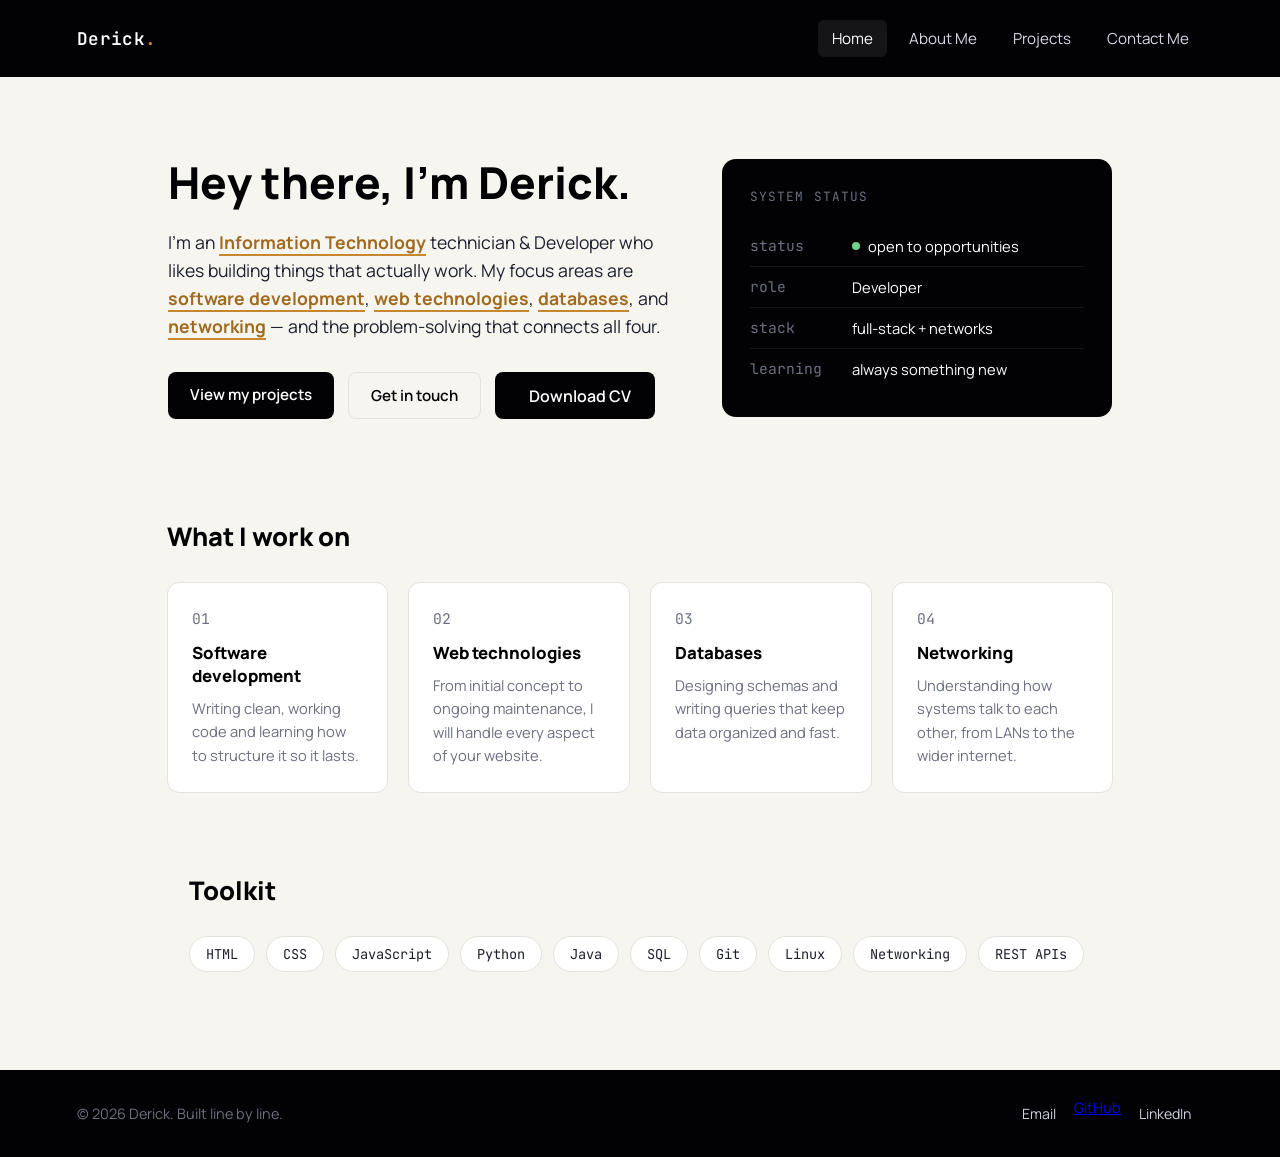
<file: index.html>
<!DOCTYPE html>
<html lang="en">
<head>
    <meta charset="UTF-8">
    <meta name="viewport" content="width=device-width, initial-scale=1.0">
    <link rel="preconnect" href="https://fonts.googleapis.com">
    <link rel="preconnect" href="https://fonts.gstatic.com" crossorigin>
    <link href="https://fonts.googleapis.com/css2?family=JetBrains+Mono:wght@400;500;600&family=Manrope:wght@400;500;700;800&display=swap" rel="stylesheet">
    <link rel="stylesheet" href="style.css">
    <title>Derick's Portfolio</title>
</head>
<body>

    <div class="navbar">
        <div class="logo">Derick<span class="logo-dot">.</span></div>
        <ul class="navbar-links">
            <li><a href="index.html" class="active">Home</a></li>
            <li><a href="about.html">About Me</a></li>
            <li><a href="projects.html">Projects</a></li>
            <li><a href="contacts.html">Contact Me</a></li>
        </ul>
    </div>

    <!-- HERO: two-column grid -->
    <section class="hero">
        <div class="hero-copy">
            
            <h1>Hey there, I'm Derick.</h1>
            <p class="intro">
                I'm an <span class="hl">Information Technology</span> technician & Developer who likes
                building things that actually work. My focus areas are
                <span class="hl">software development</span>,
                <span class="hl">web technologies</span>,
                <span class="hl">databases</span>, and
                <span class="hl">networking</span> — and the problem-solving that
                connects all four.
            </p>
            <div class="hero-actions">
                <a href="projects.html" class="btn btn-primary">View my projects</a>
                <a href="contacts.html" class="btn btn-ghost">Get in touch</a>
                
<a href="/derick-munji-cv.pdf" download="My_CV.pdf" class="download-btn">
    <i class="fa-solid fa-download"></i>
    Download CV
</a>

            </div>
        </div>
        

        <aside class="status-card">
            <p class="status-title">system status</p>
            <div class="status-row">
                <span class="status-label">status</span>
                <span class="status-value"><span class="dot"></span>open to opportunities</span>
            </div>
            <div class="status-row">
                <span class="status-label">role</span>
                <span class="status-value">Developer</span>
            </div>
            <div class="status-row">
                <span class="status-label">stack</span>
                <span class="status-value">full-stack + networks</span>
            </div>
            <div class="status-row">
                <span class="status-label">learning</span>
                <span class="status-value">always something new</span>
            </div>
        </aside>  
    </section>
    

    <!-- FOCUS AREAS: grid of cards -->
    <section class="focus">
        <h2>What I work on</h2>
        <div class="focus-grid">
            <div class="focus-card">
                <p class="focus-tag">01</p>
                <h3>Software development</h3>
                <p>Writing clean, working code and learning how to structure it so it lasts.</p>
            </div>
            <div class="focus-card">
                <p class="focus-tag">02</p>
                <h3>Web technologies</h3>
                <p>From initial concept to ongoing maintenance, I will handle every aspect of your website.</p>
            </div>
            <div class="focus-card">
                <p class="focus-tag">03</p>
                <h3>Databases</h3>
                <p>Designing schemas and writing queries that keep data organized and fast.</p>
            </div>
            <div class="focus-card">
                <p class="focus-tag">04</p>
                <h3>Networking</h3>
                <p>Understanding how systems talk to each other, from LANs to the wider internet.</p>
            </div>
        </div>
    </section>

    <!-- SKILLS: inline-block tags -->
    <section class="skills">
        <h2>Toolkit</h2>
        <div class="tag-list">
            <span class="tag">HTML</span>
            <span class="tag">CSS</span>
            <span class="tag">JavaScript</span>
            <span class="tag">Python</span>
            <span class="tag">Java</span>
            <span class="tag">SQL</span>
            <span class="tag">Git</span>
            <span class="tag">Linux</span>
            <span class="tag">Networking</span>
            <span class="tag">REST APIs</span>
        </div>
    </section>

    <footer class="footer">
        <p>&copy; 2026 Derick. Built line by line.</p>
        <div class="footer-links">
            <a href="mailto:derickmunji375@gmail.com" class="footer-link">Email</a>
            <a href="#" class="https://github.com/derickmunji375-create">GitHub</a>
            <a href="linkedin.com/in/derick" class="footer-link">LinkedIn</a>
        </div>
    </footer>

</body>
</html>
</file>
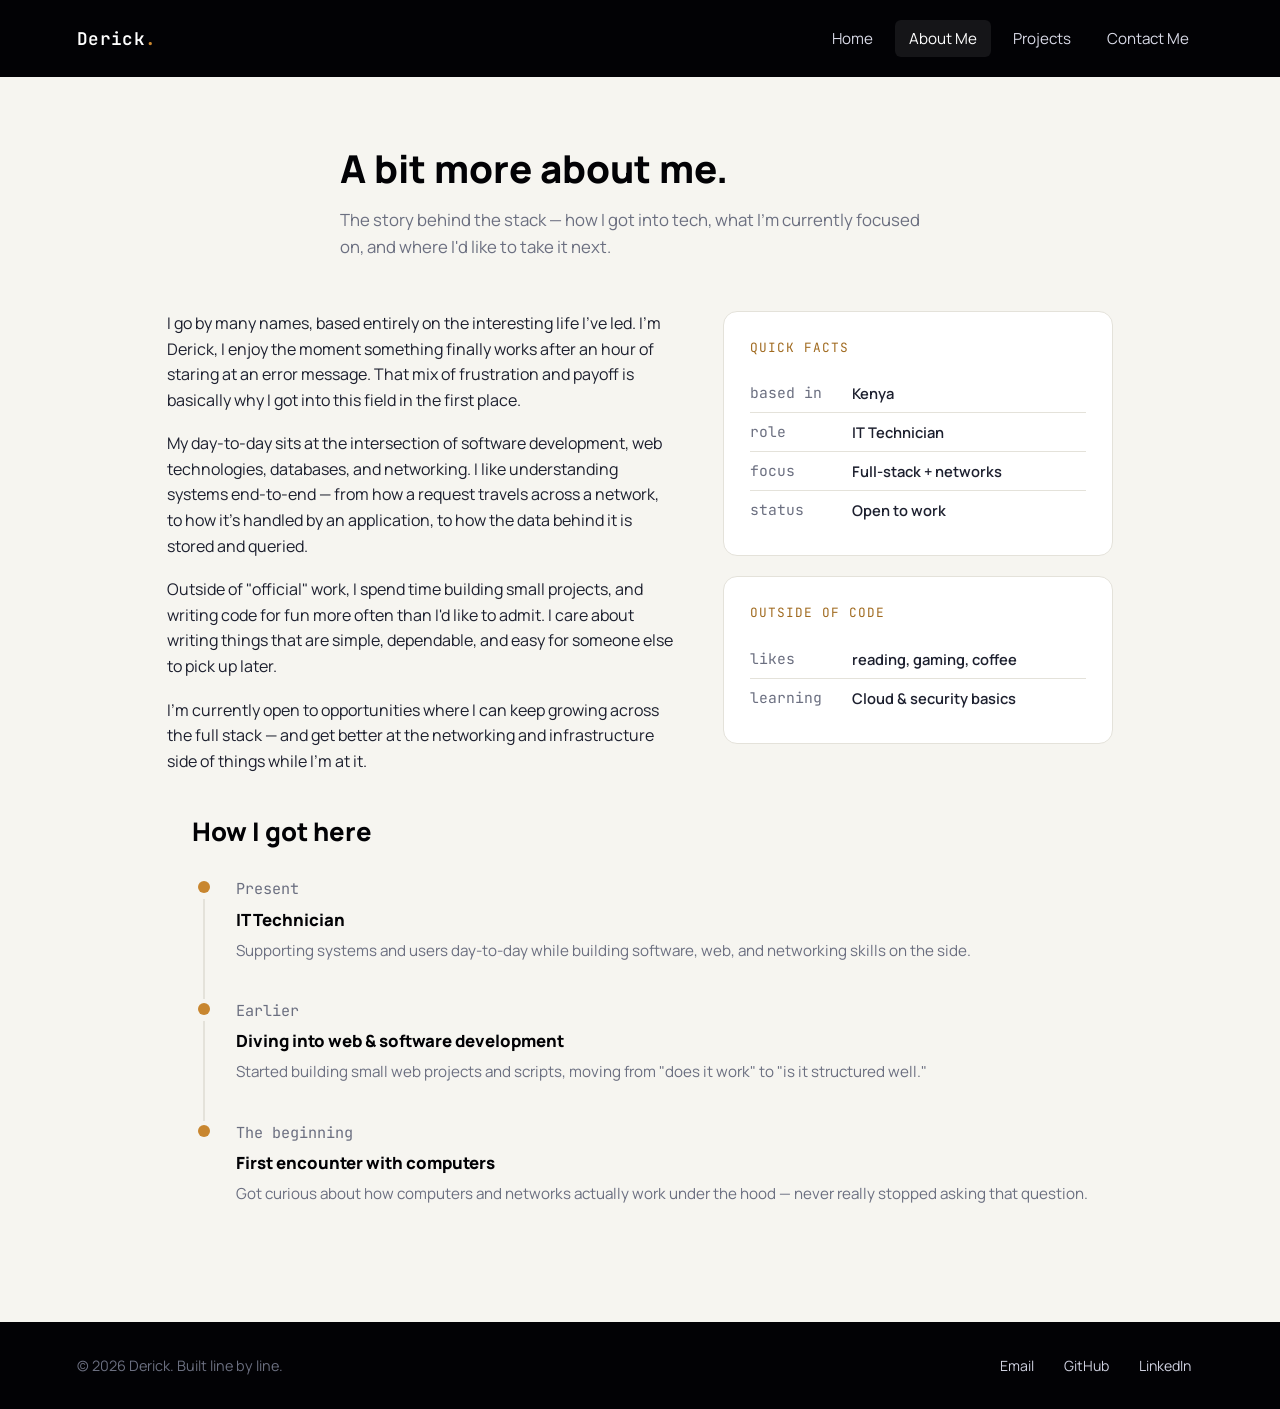
<file: about.html>
<!DOCTYPE html>
<html lang="en">
<head>
    <meta charset="UTF-8">
    <meta name="viewport" content="width=device-width, initial-scale=1.0">
    <link rel="preconnect" href="https://fonts.googleapis.com">
    <link rel="preconnect" href="https://fonts.gstatic.com" crossorigin>
    <link href="https://fonts.googleapis.com/css2?family=JetBrains+Mono:wght@400;500;600&family=Manrope:wght@400;500;700;800&display=swap" rel="stylesheet">
    <link rel="stylesheet" href="style.css">
    <title>About — Derick's Portfolio</title>
</head>
<body>

    <div class="navbar">
        <div class="logo">Derick<span class="logo-dot">.</span></div>
        <ul class="navbar-links">
            <li><a href="index.html">Home</a></li>
            <li><a href="about.html" class="active">About Me</a></li>
            <li><a href="projects.html">Projects</a></li>
            <li><a href="contacts.html">Contact Me</a></li>
        </ul>
    </div>

    <!-- PAGE HEADER -->
    <section class="page-header">
        
        <h1>A bit more about me.</h1>
        <p class="lede">
            The story behind the stack — how I got into tech, what I'm
            currently focused on, and where I'd like to take it next.
        </p>
    </section>
    

    <!-- ABOUT: bio + info cards -->
    <section class="about-wrap">
        <div class="about-copy">
            <p>
                I go by many names, based entirely on the interesting life I’ve led.
                I'm Derick,  <span class="hl"></span> I
                enjoy the moment something finally works after an hour of staring
                at an error message. That mix of frustration and payoff is basically
                why I got into this field in the first place.
            </p>
            <p>
                My day-to-day sits at the intersection of
                <span class="hl">software development</span>,
                <span class="hl">web technologies</span>,
                <span class="hl">databases</span>, and
                <span class="hl">networking</span>. I like understanding systems
                end-to-end — from how a request travels across a network, to how it's
                handled by an application, to how the data behind it is stored and
                queried.
            </p>
            <p>
                Outside of "official" work, I spend time building small projects,
                 and
                writing code for fun more often than I'd like to admit.
                I care about writing things that are simple, dependable, and easy
                for someone else to pick up later.
            </p>
            <p>
                I'm currently open to opportunities where I can keep growing across
                the full stack — and get better at the networking and infrastructure
                side of things while I'm at it.
            </p>
        </div>

        <aside class="about-side">
            <div class="info-card">
                <p class="info-title">quick facts</p>
                <div class="info-row">
                    <span class="info-label">based in</span>
                    <span class="info-value">Kenya</span>
                </div>
                <div class="info-row">
                    <span class="info-label">role</span>
                    <span class="info-value">IT Technician</span>
                </div>
                <div class="info-row">
                    <span class="info-label">focus</span>
                    <span class="info-value">Full-stack + networks</span>
                </div>
                <div class="info-row">
                    <span class="info-label">status</span>
                    <span class="info-value">Open to work</span>
                </div>
            </div>

            <div class="info-card">
                <p class="info-title">outside of code</p>
                <div class="info-row">
                    <span class="info-label">likes</span>
                    <span class="info-value">reading, gaming, coffee</span>
                </div>
                <div class="info-row">
                    <span class="info-label">learning</span>
                    <span class="info-value">Cloud & security basics</span>
                </div>
            </div>
        </aside>
    </section>

    <!-- TIMELINE -->
    <section class="timeline">
        <h2>How I got here</h2>

        <div class="timeline-item">
            <div class="timeline-marker">
                <span class="timeline-dot"></span>
                <span class="timeline-bar"></span>
            </div>
            <div class="timeline-content">
                <p class="timeline-date">Present</p>
                <h3>IT Technician</h3>
                <p>
                    Supporting systems and users day-to-day while building software,
                    web, and networking skills on the side.
                </p>
            </div>
        </div>

        <div class="timeline-item">
            <div class="timeline-marker">
                <span class="timeline-dot"></span>
                <span class="timeline-bar"></span>
            </div>
            <div class="timeline-content">
                <p class="timeline-date">Earlier</p>
                <h3>Diving into web & software development</h3>
                <p>
                    Started building small web projects and scripts, moving from
                    "does it work" to "is it structured well."
                </p>
            </div>
        </div>

        <div class="timeline-item">
            <div class="timeline-marker">
                <span class="timeline-dot"></span>
            </div>
            <div class="timeline-content">
                <p class="timeline-date">The beginning</p>
                <h3>First encounter with computers</h3>
                <p>
                    Got curious about how computers and networks actually work under
                    the hood — never really stopped asking that question.
                </p>
            </div>
        </div>
    </section>

    <footer class="footer">
        <p>&copy; 2026 Derick. Built line by line.</p>
        <div class="footer-links">
            <a href="mailto:derick@example.com" class="footer-link">Email</a>
            <a href="#" class="footer-link">GitHub</a>
            <a href="#" class="footer-link">LinkedIn</a>
        </div>
    </footer>

</body>
</html>
</file>
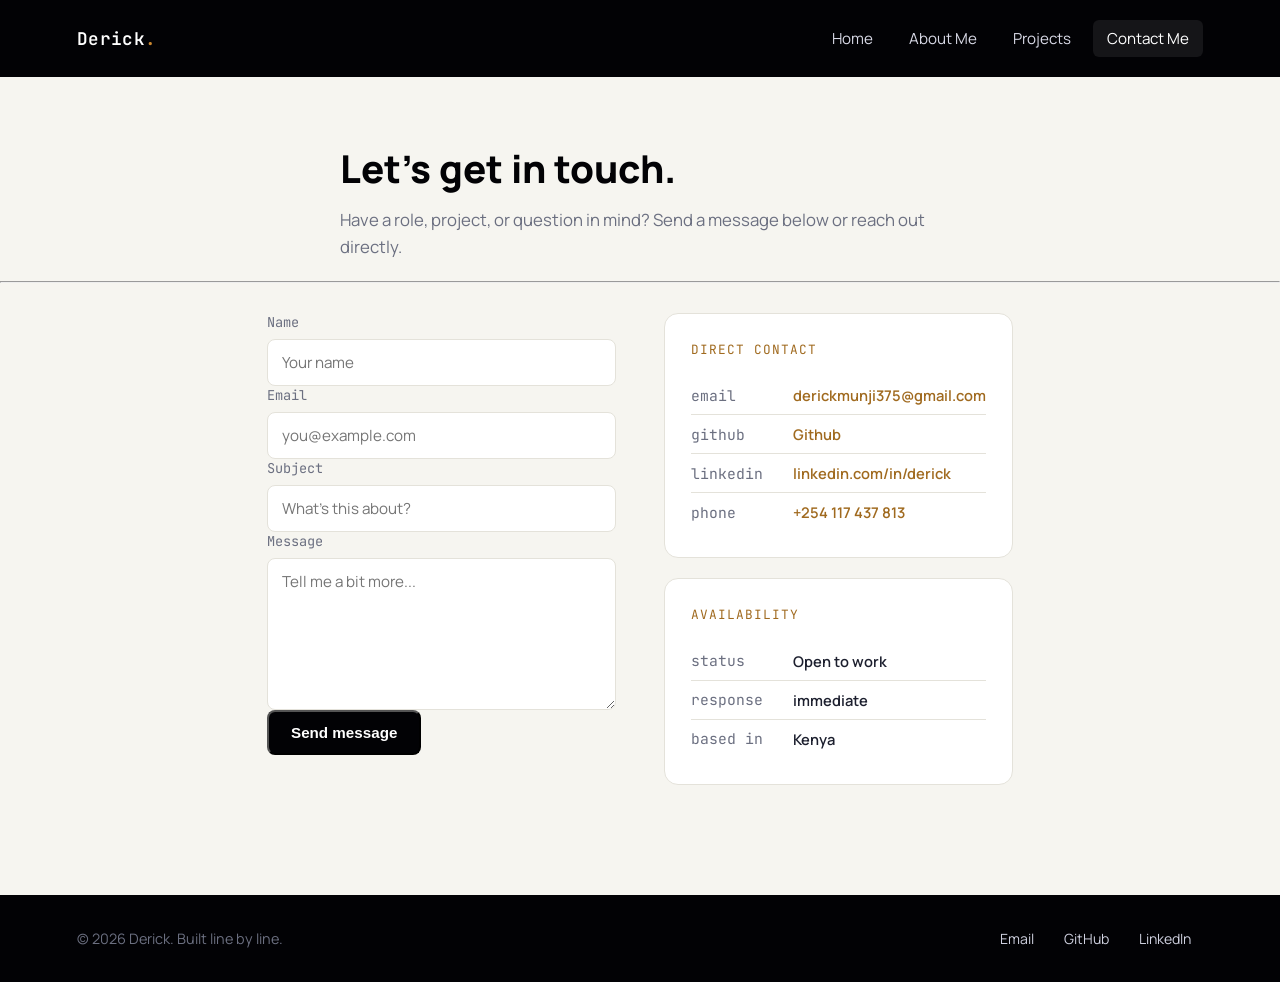
<file: contacts.html>
<!DOCTYPE html>
<html lang="en">
<head>
    <meta charset="UTF-8">
    <meta name="viewport" content="width=device-width, initial-scale=1.0">
    <link rel="preconnect" href="https://fonts.googleapis.com">
    <link rel="preconnect" href="https://fonts.gstatic.com" crossorigin>
    <link href="https://fonts.googleapis.com/css2?family=JetBrains+Mono:wght@400;500;600&family=Manrope:wght@400;500;700;800&display=swap" rel="stylesheet">
    <link rel="stylesheet" href="style.css">
    <title>Contact — Derick's Portfolio</title>
</head>
<body>

    <div class="navbar">
        <div class="logo">Derick<span class="logo-dot">.</span></div>
        <ul class="navbar-links">
            <li><a href="index.html">Home</a></li>
            <li><a href="about.html">About Me</a></li>
            <li><a href="projects.html">Projects</a></li>
            <li><a href="contacts.html" class="active">Contact Me</a></li>
        </ul>
    </div>

    <!-- PAGE HEADER -->
    <section class="page-header">
       
        <h1>Let's get in touch.</h1>
        <p class="lede">
            Have a role, project, or question in mind? Send a message below or
            reach out directly.
        </p>
    </section>
    <hr>

    <!-- CONTACT: form + info -->
    <section class="contact-wrap">

        <form action="https://formspree.io/f/mqpebdzn" method="POST">
            <div class="form-group">
                <label for="name">Name</label>
                <input type="text" id="name" name="name" placeholder="Your name" required>
            </div>
            <div class="form-group">
                <label for="email">Email</label>
                <input type="email" id="email" name="email" placeholder="you@example.com" required>
            </div>
            <div class="form-group">
                <label for="subject">Subject</label>
                <input type="text" id="subject" name="subject" placeholder="What's this about?">
            </div>
            <div class="form-group">
                <label for="message">Message</label>
                <textarea id="message" name="message" rows="6" placeholder="Tell me a bit more..." required></textarea>
            </div>
            <button type="submit" class="btn btn-primary">Send message</button>
        </form>

        <aside class="contact-side">
            <div class="info-card">
                <p class="info-title">direct contact</p>
                <div class="contact-link-row">
                    <span class="info-label">email</span>
                    <a href="mailto:derickmunji375@gmail.com" target="_blank">derickmunji375@gmail.com</a>
                </div>
                <div class="contact-link-row">
                    <span class="info-label">github</span>
                    <a href="https://github.com/derickmunji375-create" target="_blank">Github</a>
                </div>
                <div class="contact-link-row">
                    <span class="info-label">linkedin</span>
                    <a href="#" target="_blank">linkedin.com/in/derick</a>
                </div>
                <div class="contact-link-row">
                    <span class="info-label">phone</span>
                    <a href="tel:+254117437813" target="_blank">+254 117 437 813</a>
                </div>
            </div>

            <div class="info-card">
                <p class="info-title">availability</p>
                <div class="info-row">
                    <span class="info-label">status</span>
                    <span class="info-value">Open to work</span>
                </div>
                <div class="info-row">
                    <span class="info-label">response</span>
                    <span class="info-value">immediate</span>
                </div>
                <div class="info-row">
                    <span class="info-label">based in</span>
                    <span class="info-value">Kenya</span>
                </div>
            </div>
        </aside>

    </section>

    <footer class="footer">
        <p>&copy; 2026 Derick. Built line by line.</p>
        <div class="footer-links">
            <a href="mailto:derick@example.com" class="footer-link">Email</a>
            <a href="#" class="footer-link">GitHub</a>
            <a href="#" class="footer-link">LinkedIn</a>
        </div>
    </footer>

</body>
</html>
</file>
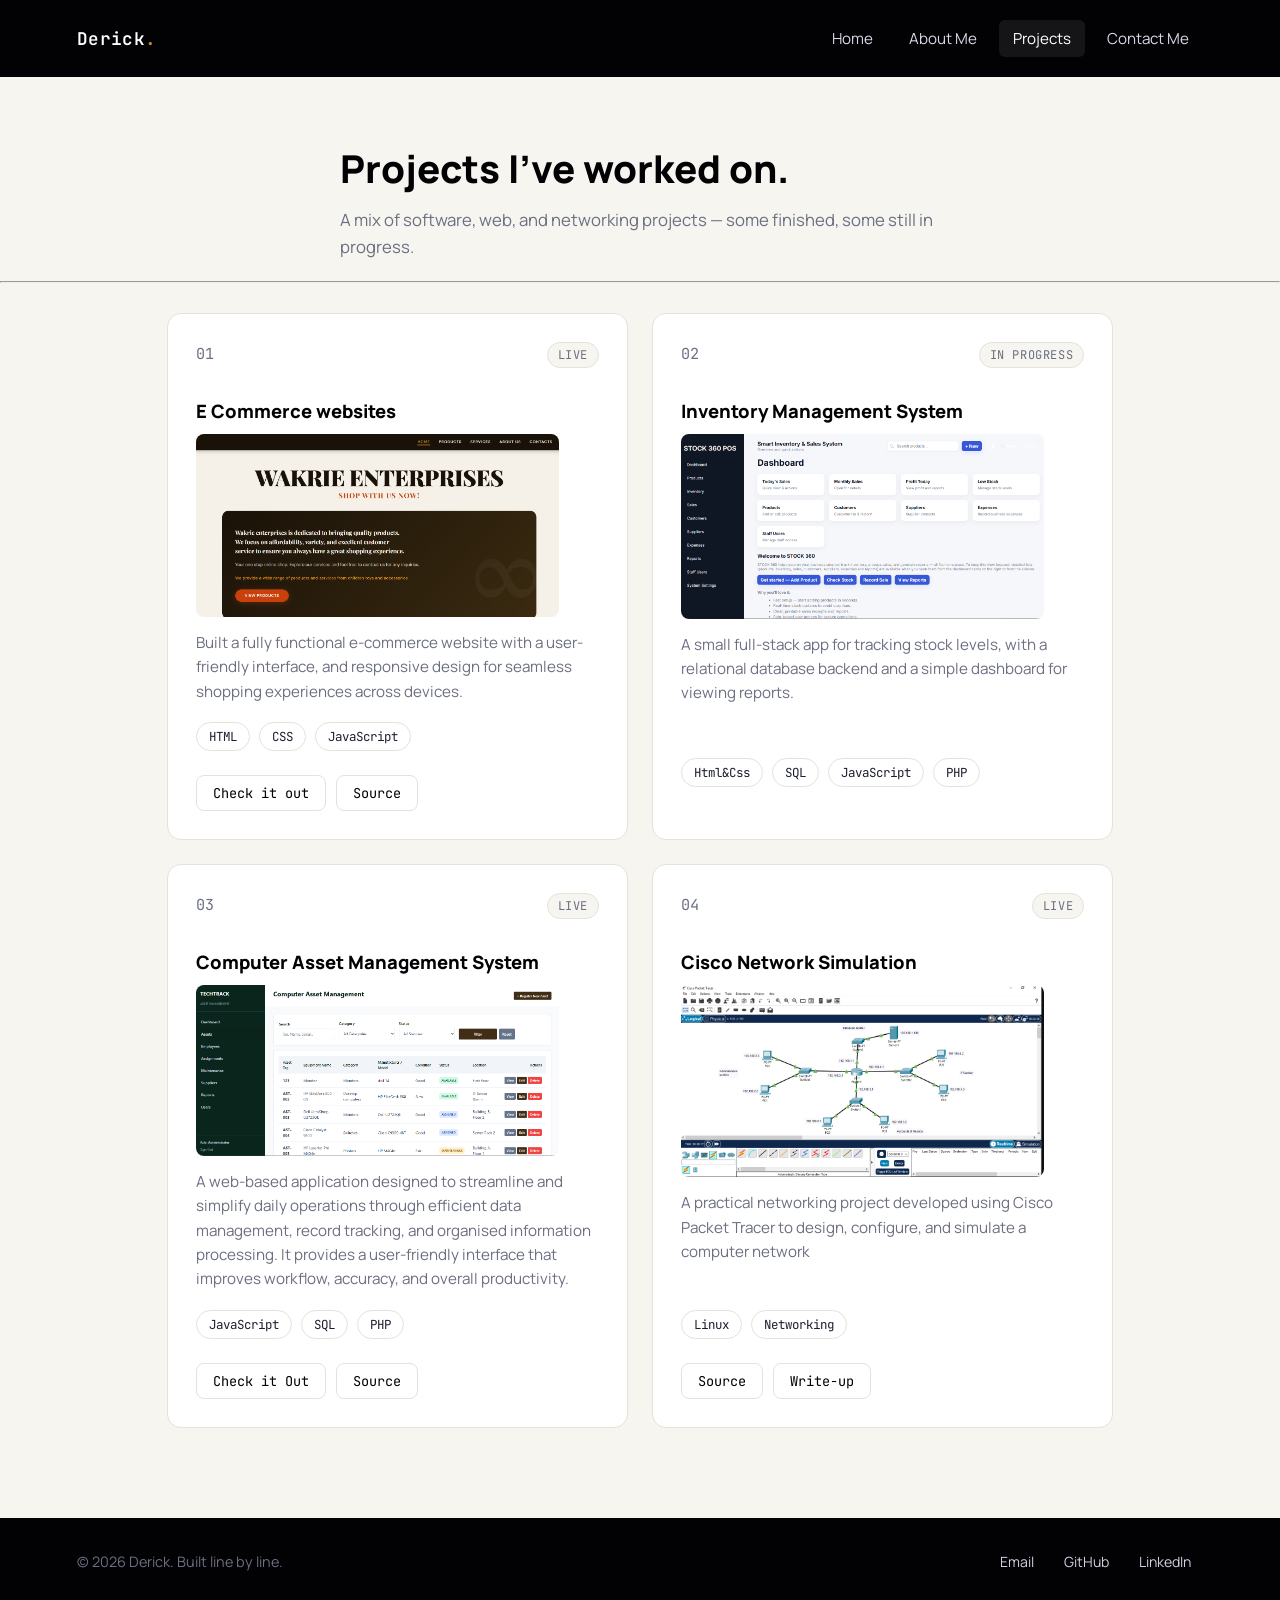
<file: projects.html>
<!DOCTYPE html>
<html lang="en">
<head>
    <meta charset="UTF-8">
    <meta name="viewport" content="width=device-width, initial-scale=1.0">
    <link rel="preconnect" href="https://fonts.googleapis.com">
    <link rel="preconnect" href="https://fonts.gstatic.com" crossorigin>
    <link href="https://fonts.googleapis.com/css2?family=JetBrains+Mono:wght@400;500;600&family=Manrope:wght@400;500;700;800&display=swap" rel="stylesheet">
    <link rel="stylesheet" href="style.css">
    <title>Projects — Derick's Portfolio</title>
</head>
<body>

    <div class="navbar">
        <div class="logo">Derick<span class="logo-dot">.</span></div>
        <ul class="navbar-links">
            <li><a href="index.html">Home</a></li>
            <li><a href="about.html">About Me</a></li>
            <li><a href="projects.html" class="active">Projects</a></li>
            <li><a href="contacts.html">Contact Me</a></li>
        </ul>
    </div>

    <!-- PAGE HEADER -->
    <section class="page-header">
        
        <h1>Projects I've worked on.</h1>
        <p class="lede">
            A mix of software, web, and networking projects — some finished,
            some still in progress.
        </p>
    </section>
    <hr>

    <!-- PROJECTS GRID -->
    <section class="projects-grid">

        <div class="project-card">
            <div class="project-top">
                <p class="project-tag">01</p>
                <span class="project-status">Live</span>
            </div>
            <h3>E Commerce websites</h3>
             <img src="wakrie screenshot.png" alt="wakrie stores screenshot" class="project-image">
            <p>
                Built a fully functional e-commerce website with a user-friendly interface, and responsive design for seamless shopping experiences across devices.
            </p>
            <div class="project-stack">
                <span class="tag">HTML</span>
                <span class="tag">CSS</span>
                <span class="tag">JavaScript</span>

            </div>
            <div class="project-links">
                <a href="https://wakriestores.vercel.app" target="_blank">Check it out</a>
                <a href="https://github.com/wakriestores/wakriestores">Source</a>
            </div>
        </div>

        <div class="project-card">
            <div class="project-top">
                <p class="project-tag">02</p>
                <span class="project-status">In progress</span>
            </div>
            <h3>Inventory Management System</h3>
            <img src="Pos screenshot.png" alt="inventory management system screenshot" class="project-image">
            <p>
                A small full-stack app for tracking stock levels, with a relational
                database backend and a simple dashboard for viewing reports.
            </p>
            <div class="project-stack">
                <span class="tag">Html&Css</span>
                <span class="tag">SQL</span>
                <span class="tag">JavaScript</span>
                <span class="tag">PHP</span>
            </div>
            
        </div>

<div class="project-card">
            <div class="project-top">
                <p class="project-tag">03</p>
                <span class="project-status">Live</span>
            </div>
            <h3>Computer Asset Management System</h3>
            <img src="techtrack screenshot.png" alt="computer asset management system screenshot" class="project-image">
            <p>
                A web-based application designed to streamline and simplify daily operations through efficient data management, record tracking, and organised information processing. It provides a user-friendly interface that improves workflow, accuracy, and overall productivity.
            </p>
            <div class="project-stack">
                <span class="tag">JavaScript</span>
                <span class="tag">SQL</span>
                <span class="tag">PHP</span>
                
            </div>
            <div class="project-links">
                <a href="https://techtrack.xo.je" target="_blank">Check it Out</a>    
                <a href="https://github.com/derickmunji375-create/techtrack">Source</a>
            </div>
        </div>

        <div class="project-card">
            <div class="project-top">
                <p class="project-tag">04</p>
                <span class="project-status">Live</span>
            </div>
            <h3>Cisco Network Simulation</h3>
            <img src="network screenshot.png" alt="cisco network simulation screenshot" class="project-image">
            <p>
                A practical networking project developed using Cisco Packet Tracer to design, configure, and simulate a computer network
            </p>
            <div class="project-stack">
                <span class="tag">Linux</span>
                <span class="tag">Networking</span>
            </div>
            <div class="project-links">
                <a href="https://github.com/derickmunji375-create/home-lab-network">Source</a>
                <a href="#">Write-up</a>
            </div>
        </div>

        

    </section>

    <footer class="footer">
        <p>&copy; 2026 Derick. Built line by line.</p>
        <div class="footer-links">
            <a href="mailto:derick@example.com" class="footer-link">Email</a>
            <a href="#" class="footer-link">GitHub</a>
            <a href="#" class="footer-link">LinkedIn</a>
        </div>
    </footer>

</body>
</html>
</file>
<file: style.css>
/* ---------- Tokens ---------- */
:root {
    --ink: #020205;          /* navy — nav, footer, headings */
    --paper: #f6f5f0;        /* warm off-white page background */
    --surface: #ffffff;      /* card surfaces */
    --text: #1c1f2e;         /* body text */
    --muted: #6b6f80;        /* secondary text */
    --line: #e4e2da;         /* hairline borders */
    --accent: #c8862f;       /* amber — signal / highlight color */
    --accent-dark: #a06a1f;
    --mono: 'JetBrains Mono', monospace;
    --sans: 'Manrope', sans-serif;
}

* {
    margin: 0;
    padding: 0;
    box-sizing: border-box;
}

html {
    scroll-behavior: smooth;
    font-size: 16px;
}

body {
    font-family: var(--sans);
    color: var(--text);
    background: var(--paper);
    display: flex;
    flex-direction: column;
    flex-wrap: nowrap;

}

h1, h2, h3 {
    font-family: var(--sans);
    font-weight: 800;
    color: var(--ink);
}

p {
    line-height: 1.6;
}

/* ---------- Navbar ---------- */
.navbar {
    display: flex;
    justify-content: space-between;
    align-items: center;
    padding: 20px 6%;
    background-color: #020205;
    color: white;
}

.logo {
    font-family: var(--mono);
    font-weight: 600;
    font-size: 1.1rem;
    letter-spacing: 0.02em;
}

.logo-dot {
    color: var(--accent);
}

.navbar-links {
    display: flex;
    gap: 8px;
    list-style: none;
}

/* inline-block: each nav link behaves like a small pill button,
   sitting side-by-side but with its own padding and rounded corners */
.navbar-links a {
    display: inline-block;
    color: #d8d9e6;
    text-decoration: none;
    padding: 8px 14px;
    border-radius: 6px;
    font-size: 0.95rem;
    transition: background-color 0.15s ease, color 0.15s ease;
}

.navbar-links a:hover,
.navbar-links a.active {
    background-color: rgba(236, 234, 234, 0.08);
    color: #ffffff;
}

/* ---------- Hero: CSS grid, two columns ---------- */
.hero {
    display: grid;
    grid-template-columns: 1.3fr 1fr;
    gap: 48px;
    align-items: center;
    max-width: 1100px;
    margin: 0 auto;
    padding: 80px 6% 60px;
    flex-direction: column;
}

.eyebrow {
    font-family: var(--mono);
    color: var(--accent-dark);
    font-size: 0.95rem;
    margin-bottom: 14px;
}

.cursor {
    animation: blink 1.1s steps(1) infinite;
}

@keyframes blink {
    50% { opacity: 0; }
}

.hero-copy h1 {
    font-size: 2.75rem;
    line-height: 1.15;
    margin-bottom: 20px;
}

.intro {
    font-size: 1.1rem;
    color: var(--text);
    max-width: 46ch;
    margin-bottom: 32px;
}

/* inline: highlighted keywords sit inline within the paragraph's text flow,
   no line breaks or block boxes, just a visual tag on the words themselves */
.intro .hl {
    display: inline;
    color: var(--accent-dark);
    font-weight: 700;
    border-bottom: 2px solid var(--accent);
}

.hero-actions {
    display: flex;
    gap: 14px;
    flex-wrap: wrap;
}

/* inline-block: buttons sit next to each other, each sized to its own content */
.btn {
    display: inline-block;
    padding: 12px 22px;
    border-radius: 8px;
    text-decoration: none;
    font-weight: 600;
    font-size: 0.95rem;
    transition: transform 0.15s ease, background-color 0.15s ease;
}

.btn:hover {
    transform: translateY(-1px);
}

.btn-primary {
    background-color: var(--ink);
    color: white;
}

.btn-primary:hover {
    background-color: #171c46;
}

.btn-ghost {
    background-color: transparent;
    color: var(--ink);
    border: 1.5px solid var(--line);
}

.btn-ghost:hover {
    border-color: var(--ink);
}



.download-btn {
    display: inline-flex;
    align-items: center;
    gap: 10px;
    padding: 12px 24px;
    background-color: #020205;
    color: white;
    text-decoration: none;
    border-radius: 8px;
    font-weight: 600;
    transition: 0.3s ease;
}

.download-btn:hover {
    background-color: #374151;
    transform: translateY(-2px);
}


/* ---------- Status card (uses grid internally for label/value rows) ---------- */
.status-card {
    background-color: var(--ink);
    color: #cfd1e0;
    border-radius: 14px;
    padding: 28px;
}

.status-title {
    font-family: var(--mono);
    font-size: 0.8rem;
    text-transform: uppercase;
    letter-spacing: 0.08em;
    color: var(--muted);
    margin-bottom: 18px;
}

.status-row {
    display: grid;
    grid-template-columns: 90px 1fr;
    gap: 12px;
    padding: 10px 0;
    border-top: 1px solid rgba(255, 255, 255, 0.08);
    font-size: 0.92rem;
}

.status-row:first-of-type {
    border-top: none;
}

.status-label {
    font-family: var(--mono);
    color: var(--muted);
}

.status-value {
    color: #ffffff;
    display: flex;
    align-items: center;
    gap: 8px;
}

.dot {
    width: 8px;
    height: 8px;
    border-radius: 50%;
    background-color: #6fd08c;
    display: inline-block;
    flex-shrink: 0;
}

/* ---------- Focus areas: CSS grid of cards ---------- */
.focus {
    max-width: 1100px;
    margin: 0 auto;
    padding: 40px 6% 80px;
}

.focus h2,
.skills h2 {
    font-size: 1.6rem;
    margin-bottom: 28px;
}

.focus-grid {
    display: grid;
    grid-template-columns: repeat(4, 1fr);
    gap: 20px;
}

.focus-card {
    background-color: var(--surface);
    border: 1px solid var(--line);
    border-radius: 12px;
    padding: 24px;
}

.focus-tag {
    font-family: var(--mono);
    color: var(--accent);
    font-size: 0.85rem;
    margin-bottom: 10px;
}

.focus-card h3 {
    font-size: 1.05rem;
    margin-bottom: 10px;
}

.focus-card p {
    color: var(--muted);
    font-size: 0.92rem;
}

/* ---------- Skills: inline-block tag pills ---------- */
.skills {
    max-width: 1100px;
    margin: 0 auto;
    padding: 0 6% 90px;
}

.tag-list {
    display: block; /* the container is a plain block; the tags inside flow inline */
}

/* inline-block: tags wrap naturally left-to-right like text,
   but each keeps its own padding, border, and border-radius */
.tag {
    display: inline-block;
    background-color: var(--surface);
    border: 1px solid var(--line);
    color: var(--text);
    font-family: var(--mono);
    font-size: 0.85rem;
    padding: 8px 16px;
    border-radius: 999px;
    margin: 0 8px 8px 0;
}

/* ---------- Footer ---------- */
.footer {
    display: flex;
    justify-content: space-between;
    align-items: center;
    flex-wrap: wrap;
    gap: 12px;
    padding: 28px 6%;
    background-color: var(--ink);
    color: var(--muted);
    font-size: 0.9rem;
}

.footer-links {
    display: flex;
    gap: 6px;
}

.footer-link {
    display: inline-block;
    color: #cfd1e0;
    text-decoration: none;
    padding: 6px 12px;
    border-radius: 6px;
    font-size: 0.88rem;
}

.footer-link:hover {
    background-color: rgba(255, 255, 255, 0.08);
    color: #ffffff;
}

/* ---------- Page header (About / Projects / Contact) ---------- */
.page-header {
    max-width: 1100px;
    margin: 0 auto;
    padding: 70px 6% 20px;
}

.page-header h1 {
    font-size: 2.4rem;
    line-height: 1.15;
    margin-bottom: 16px;
}

.page-header .lede {
    font-size: 1.05rem;
    color: var(--muted);
    max-width: 60ch;
}

/* ---------- About page ---------- */
.about-wrap {
    display: grid;
    grid-template-columns: 1.3fr 1fr;
    gap: 48px;
    max-width: 1100px;
    margin: 0 auto;
    padding: 30px 6% 20px;
    align-items: start;
}

.about-copy p {
    margin-bottom: 18px;
    color: var(--text);
}

.about-copy p:last-child {
    margin-bottom: 0;
}

.info-card {
    background-color: var(--surface);
    border: 1px solid var(--line);
    border-radius: 14px;
    padding: 26px;
}

.info-card + .info-card {
    margin-top: 20px;
}

.info-title {
    font-family: var(--mono);
    font-size: 0.8rem;
    text-transform: uppercase;
    letter-spacing: 0.08em;
    color: var(--accent-dark);
    margin-bottom: 16px;
}

.info-row {
    display: grid;
    grid-template-columns: 90px 1fr;
    gap: 12px;
    padding: 9px 0;
    border-top: 1px solid var(--line);
    font-size: 0.92rem;
}

.info-row:first-of-type {
    border-top: none;
}

.info-label {
    font-family: var(--mono);
    color: var(--muted);
}

.info-value {
    color: var(--text);
    font-weight: 600;
}

/* Timeline: CSS grid, marker + content columns */
.timeline {
    max-width: 1100px;
    margin: 0 auto;
    padding: 20px 6% 80px;
}

.timeline h2 {
    font-size: 1.6rem;
    margin-bottom: 28px;
}

.timeline-item {
    display: grid;
    grid-template-columns: 24px 1fr;
    gap: 20px;
}

.timeline-marker {
    display: flex;
    flex-direction: column;
    align-items: center;
}

.timeline-dot {
    width: 12px;
    height: 12px;
    border-radius: 50%;
    background-color: var(--accent);
    flex-shrink: 0;
    margin-top: 4px;
}

.timeline-bar {
    width: 2px;
    flex: 1;
    background-color: var(--line);
    margin-top: 6px;
}

.timeline-item:last-child .timeline-bar {
    display: none;
}

.timeline-content {
    padding-bottom: 36px;
}

.timeline-date {
    font-family: var(--mono);
    color: var(--accent-dark);
    font-size: 0.85rem;
    margin-bottom: 6px;
}

.timeline-content h3 {
    font-size: 1.05rem;
    margin-bottom: 8px;
}

.timeline-content p {
    color: var(--muted);
    font-size: 0.95rem;
}

/* ---------- Projects page ---------- */
.projects-grid {
    display: grid;
    grid-template-columns: repeat(2, 1fr);
    gap: 24px;
    max-width: 1100px;
    margin: 0 auto;
    padding: 30px 6% 90px;
}

.project-card {
    background-color: var(--surface);
    border: 1px solid var(--line);
    border-radius: 14px;
    padding: 28px;
    display: flex;
    flex-direction: column;
    transition: transform 0.15s ease, border-color 0.15s ease;
}

.project-card:hover {
    transform: translateY(-3px);
    border-color: var(--accent);
}

.project-top {
    display: flex;
    justify-content: space-between;
    align-items: flex-start;
    gap: 12px;
    margin-bottom: 14px;
}

.project-tag {
    font-family: var(--mono);
    color: var(--accent);
    font-size: 0.85rem;
}

.project-status {
    font-family: var(--mono);
    font-size: 0.75rem;
    text-transform: uppercase;
    letter-spacing: 0.05em;
    color: var(--muted);
    background-color: var(--paper);
    border: 1px solid var(--line);
    padding: 4px 10px;
    border-radius: 999px;
    white-space: nowrap;
}

.project-card h3 {
    font-size: 1.15rem;
    margin-bottom: 10px;
}

.project-card p {
    color: var(--muted);
    font-size: 0.95rem;
    margin-bottom: 18px;
    flex-grow: 1;
}

.project-stack {
    display: block;
    margin-bottom: 18px;
}

.project-stack .tag {
    padding: 5px 12px;
    font-size: 0.78rem;
    margin: 0 6px 6px 0;
}

.project-links {
    display: flex;
    gap: 10px;
}

.project-links a {
    display: inline-block;
    font-family: var(--mono);
    font-size: 0.85rem;
    color: var(--ink);
    text-decoration: none;
    padding: 8px 16px;
    border-radius: 8px;
    border: 1.5px solid var(--line);
    transition: border-color 0.15s ease, background-color 0.15s ease;
}

.project-links a:hover {
    border-color: var(--ink);
    background-color: var(--paper);
}
.project-image {
    width: 90%;
    height: auto;
    border-radius: 8px;
    margin-bottom: 14px;
}

/* ---------- Contact page ---------- */
.contact-wrap {
    display: grid;
    grid-template-columns: 1fr 1fr;
    gap: 48px;
    max-width: 1100px;
    margin: 0 auto;
    padding: 30px 6% 90px;
    align-items: start;
}

.contact-form {
    display: flex;
    flex-direction: column;
    gap: 18px;
}

.form-group {
    display: flex;
    flex-direction: column;
    gap: 8px;
}

.form-group label {
    font-family: var(--mono);
    font-size: 0.85rem;
    color: var(--muted);
}

.form-group input,
.form-group textarea {
    font-family: var(--sans);
    font-size: 0.95rem;
    color: var(--text);
    background-color: var(--surface);
    border: 1.5px solid var(--line);
    border-radius: 8px;
    padding: 12px 14px;
    resize: vertical;
    transition: border-color 0.15s ease;
}

.form-group input:focus,
.form-group textarea:focus {
    outline: none;
    border-color: var(--accent);
}

.contact-form .btn {
    align-self: flex-start;
    border: none;
    cursor: pointer;
}

.contact-side .info-card {
    margin-bottom: 20px;
}

.contact-link-row {
    display: grid;
    grid-template-columns: 90px 1fr;
    gap: 12px;
    padding: 9px 0;
    border-top: 1px solid var(--line);
    font-size: 0.92rem;
    align-items: center;
}

.contact-link-row:first-of-type {
    border-top: none;
}

.contact-link-row a {
    color: var(--accent-dark);
    text-decoration: none;
    font-weight: 600;
}

.contact-link-row a:hover {
    text-decoration: underline;
}

/* ---------- Responsive ---------- */
@media (max-width: 800px) {
    .hero {
        grid-template-columns: 1fr;
        padding-top: 50px;
    }

    .focus-grid {
        grid-template-columns: repeat(2, 1fr);
    }

    .about-wrap,
    .contact-wrap {
        grid-template-columns: 1fr;
    }

    .projects-grid {
        grid-template-columns: 1fr;
    }
}

@media (max-width: 480px) {
    .focus-grid {
        grid-template-columns: 1fr;
    }

    .navbar {
        flex-direction: column;
        gap: 12px;
    }

    .navbar-links {
        flex-wrap: wrap;
        justify-content: center;
    }

    .footer {
        flex-direction: column;
        text-align: center;
    }

    .page-header {
        padding-top: 50px;
    }

    .page-header h1 {
        font-size: 1.9rem;
    }

    .timeline-item {
        grid-template-columns: 18px 1fr;
        gap: 14px;
    }
}
</file>
